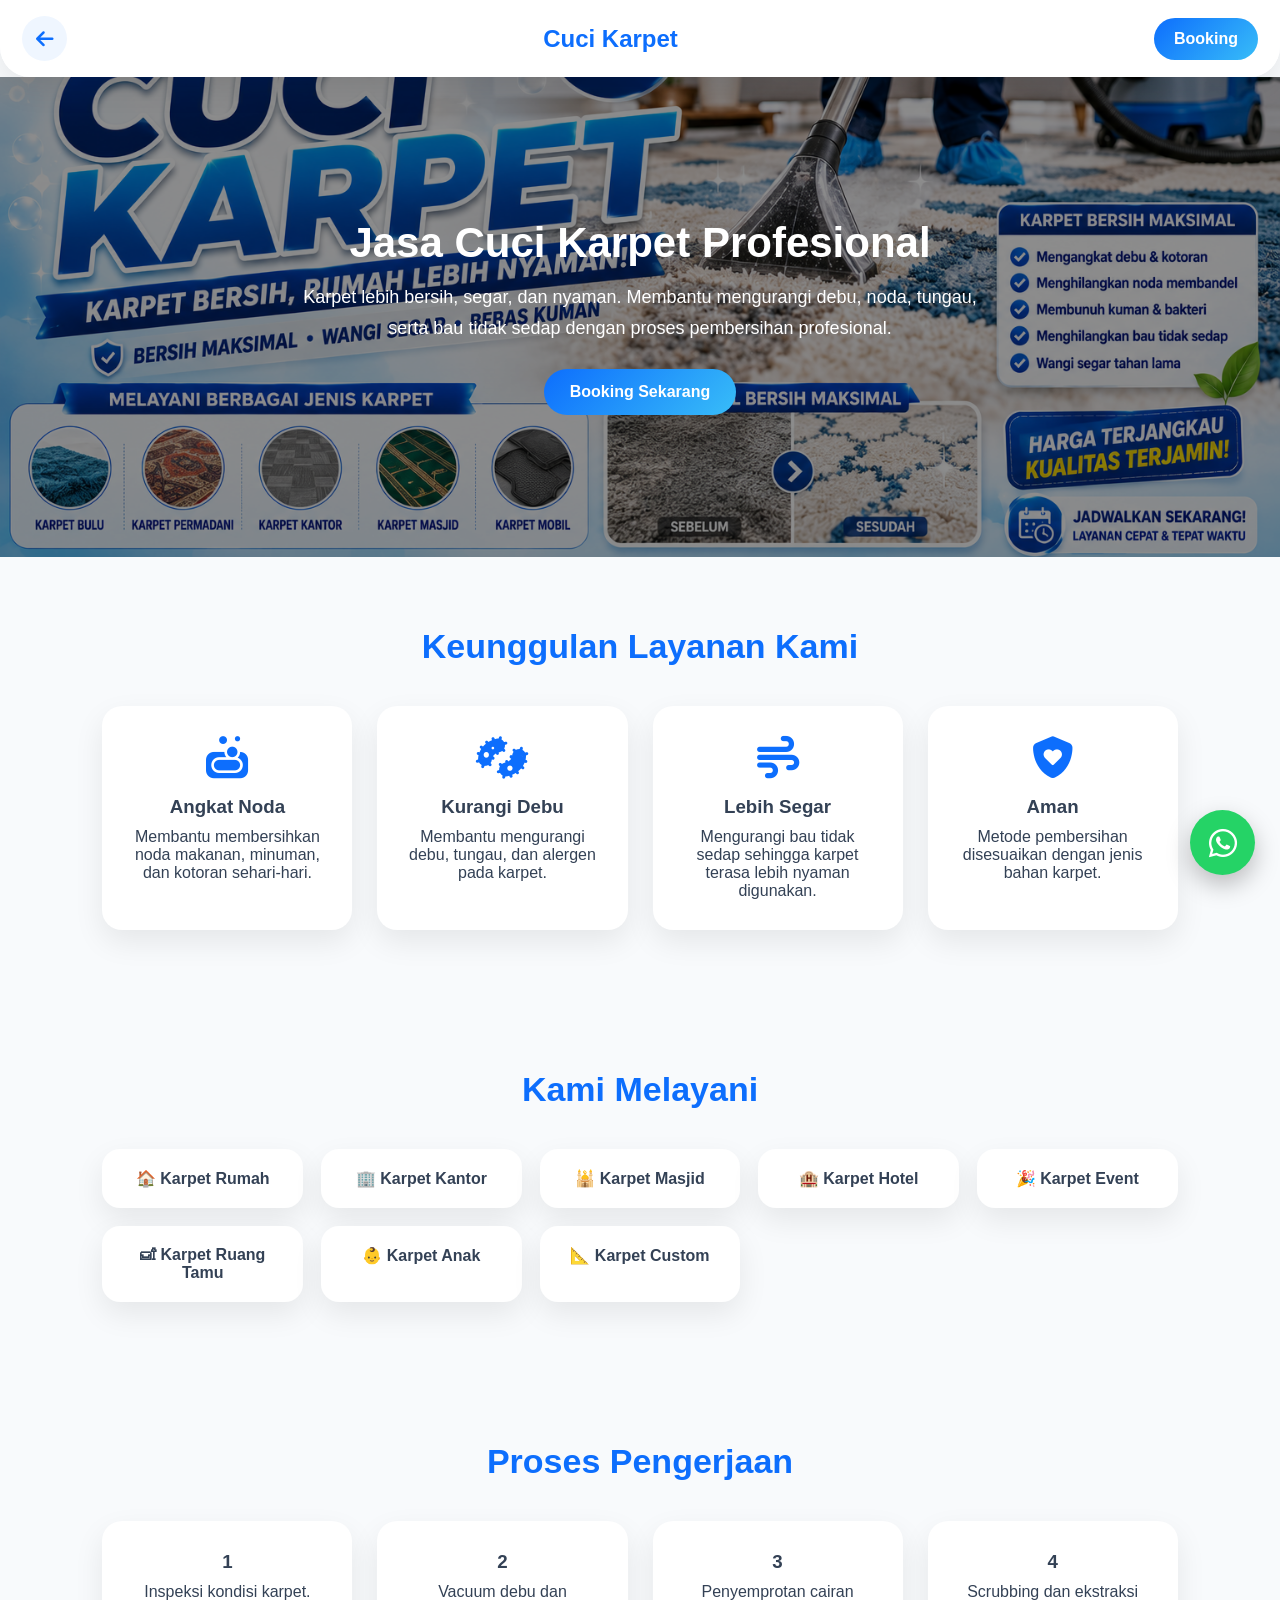
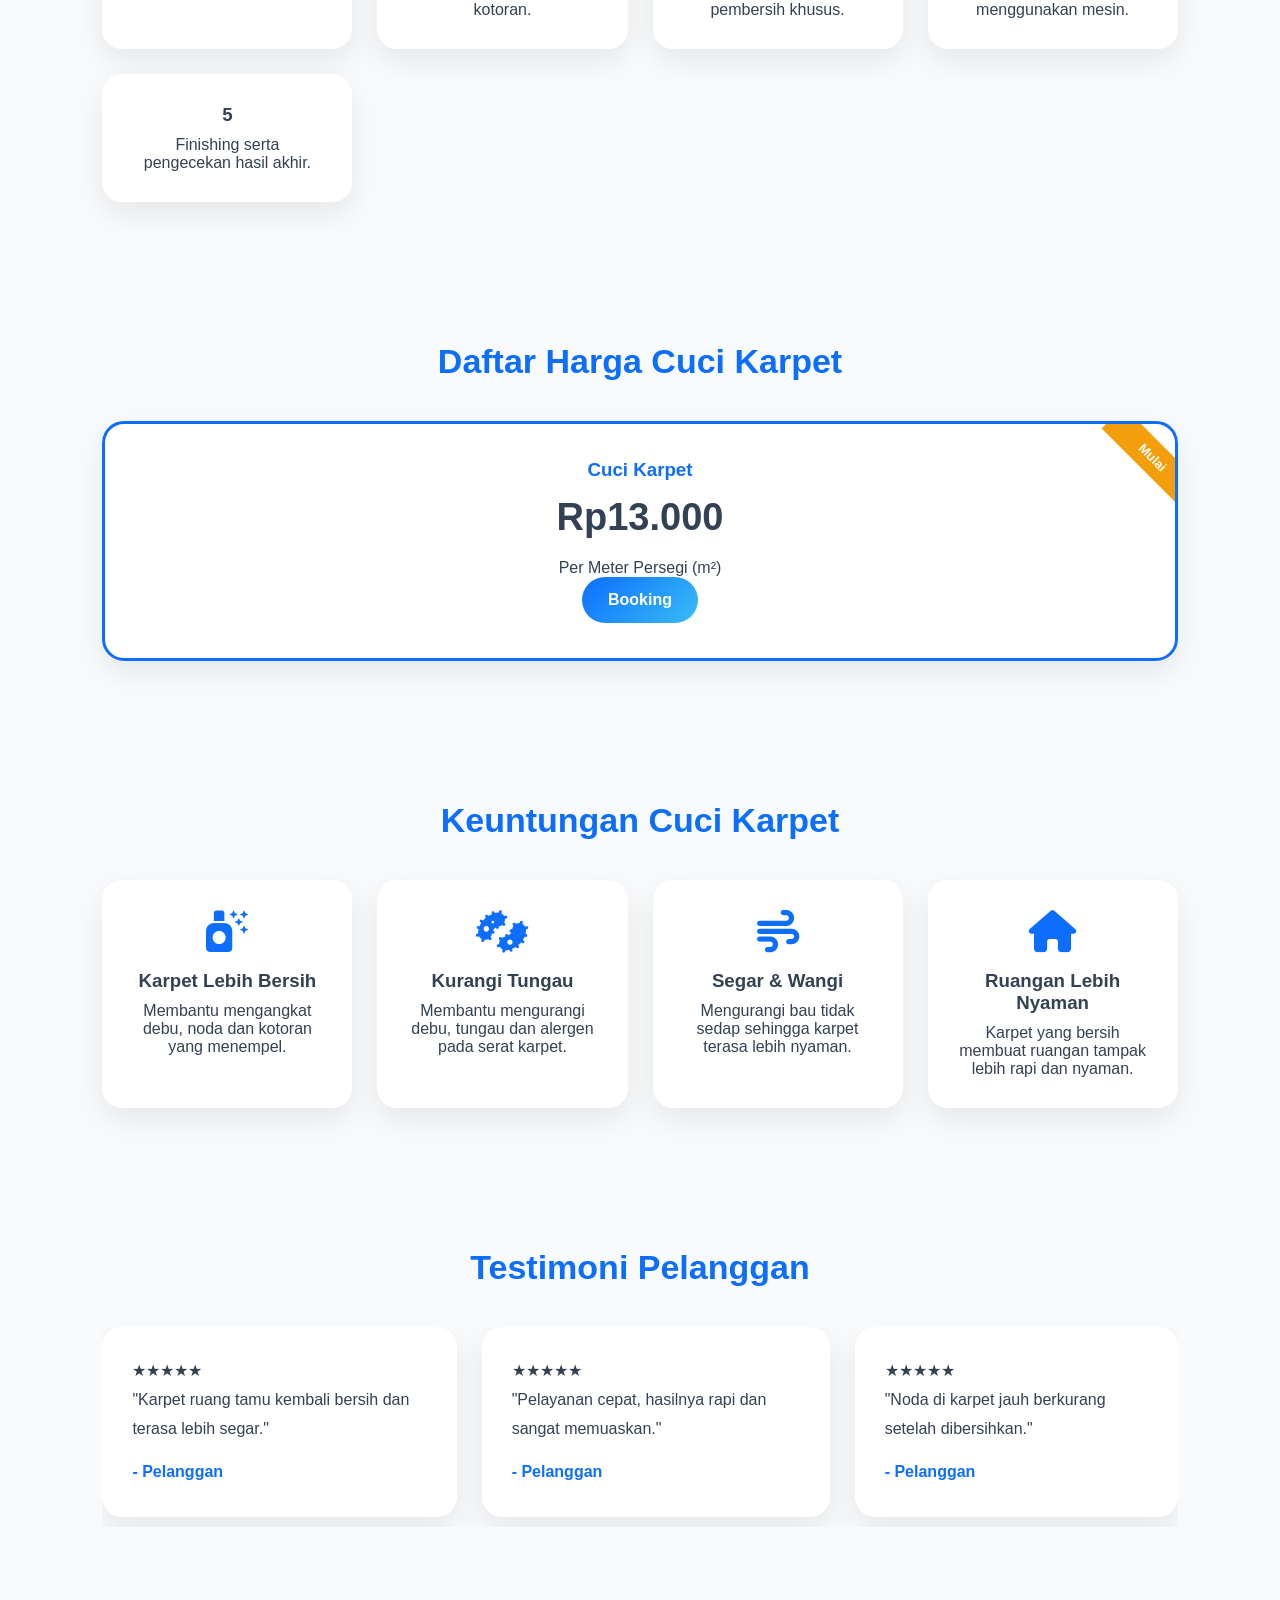
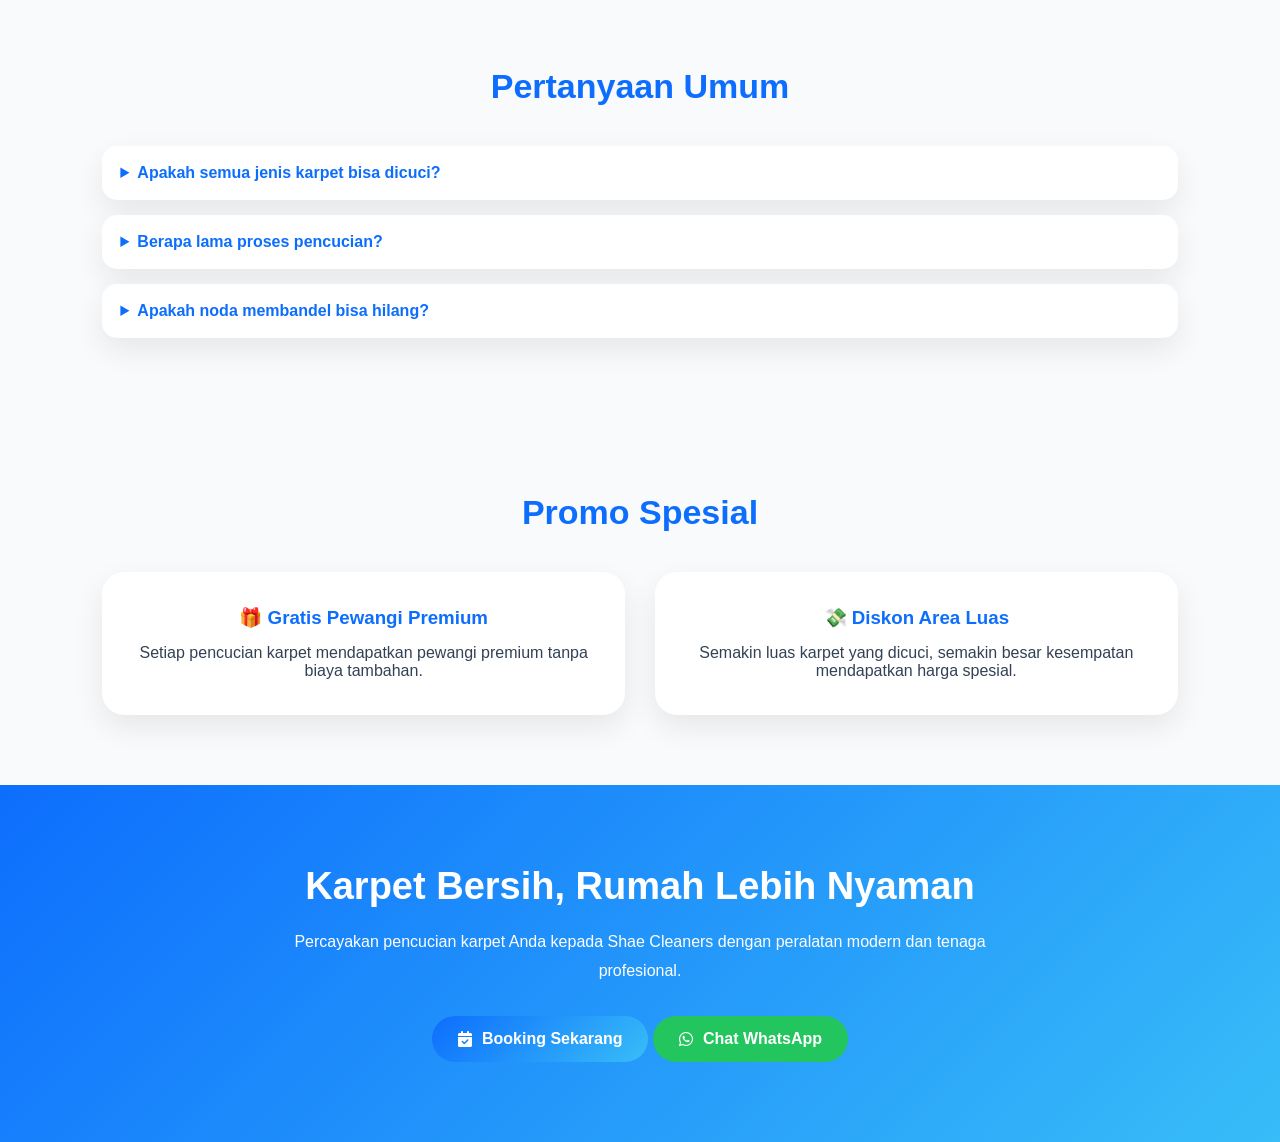
<file: pages/cuci-karpet.html>
<!DOCTYPE html>
<html lang="id">

<head>

<meta charset="UTF-8">
<meta name="viewport" content="width=device-width, initial-scale=1.0">

<title>Cuci Karpet | Shae Cleaners</title>

<meta name="description"
content="Jasa cuci karpet profesional Shae Cleaners. Membersihkan karpet rumah, kantor, masjid, hotel, dan karpet custom agar lebih bersih, segar, dan nyaman digunakan.">

<link rel="stylesheet" href="/style.css">
<link rel="stylesheet" href="/service.css">

<link rel="stylesheet"
href="https://cdnjs.cloudflare.com/ajax/libs/font-awesome/6.7.2/css/all.min.css">

</head>

<body>

<header class="service-header">

<a href="/index.html" class="back">
<i class="fa-solid fa-arrow-left"></i>
</a>

<h2>Cuci Karpet</h2>

<a href="/pages/order.html?service=cuci-karpet" class="order-btn">
Booking
</a>

</header>

<!-- HERO -->

<section class="hero-service">

<img src="/assets/banner/cuci-karpet.png"
alt="Cuci Karpet">

<div class="overlay">

<h1>Jasa Cuci Karpet Profesional</h1>

<p>

Karpet lebih bersih, segar, dan nyaman. Membantu mengurangi debu, noda, tungau, serta bau tidak sedap dengan proses pembersihan profesional.

</p>

<a href="/pages/order.html?service=cuci-karpet"
class="btn-primary">

Booking Sekarang

</a>

</div>

</section>

<!-- KEUNGGULAN -->

<section class="service-section">

<h2>Keunggulan Layanan Kami</h2>

<div class="feature-grid">

<div class="feature">

<i class="fa-solid fa-soap"></i>

<h3>Angkat Noda</h3>

<p>Membantu membersihkan noda makanan, minuman, dan kotoran sehari-hari.</p>

</div>

<div class="feature">

<i class="fa-solid fa-bacteria"></i>

<h3>Kurangi Debu</h3>

<p>Membantu mengurangi debu, tungau, dan alergen pada karpet.</p>

</div>

<div class="feature">

<i class="fa-solid fa-wind"></i>

<h3>Lebih Segar</h3>

<p>Mengurangi bau tidak sedap sehingga karpet terasa lebih nyaman digunakan.</p>

</div>

<div class="feature">

<i class="fa-solid fa-shield-heart"></i>

<h3>Aman</h3>

<p>Metode pembersihan disesuaikan dengan jenis bahan karpet.</p>

</div>

</div>

</section>

<!-- JENIS KARPET -->

<section class="service-section">

<h2>Kami Melayani</h2>

<div class="area-grid">

<div>🏠 Karpet Rumah</div>

<div>🏢 Karpet Kantor</div>

<div>🕌 Karpet Masjid</div>

<div>🏨 Karpet Hotel</div>

<div>🎉 Karpet Event</div>

<div>🛋 Karpet Ruang Tamu</div>

<div>👶 Karpet Anak</div>

<div>📐 Karpet Custom</div>

</div>

</section>

<!-- PROSES -->

<section class="service-section">

<h2>Proses Pengerjaan</h2>

<div class="feature-grid">

<div class="feature">
<h3>1</h3>
<p>Inspeksi kondisi karpet.</p>
</div>

<div class="feature">
<h3>2</h3>
<p>Vacuum debu dan kotoran.</p>
</div>

<div class="feature">
<h3>3</h3>
<p>Penyemprotan cairan pembersih khusus.</p>
</div>

<div class="feature">
<h3>4</h3>
<p>Scrubbing dan ekstraksi menggunakan mesin.</p>
</div>

<div class="feature">
<h3>5</h3>
<p>Finishing serta pengecekan hasil akhir.</p>
</div>

</div>

</section>
<!-- ================= DAFTAR HARGA ================= -->

<section class="service-section">

<h2>Daftar Harga Cuci Karpet</h2>

<div class="price-grid">

<div class="price-card popular">

<span class="badge">Mulai</span>

<h3>Cuci Karpet</h3>

<h1>Rp13.000</h1>

<p>Per Meter Persegi (m²)</p>

<a href="/pages/order.html?service=cuci-karpet"
class="btn-primary">

Booking

</a>

</div>

</div>

</section>

<!-- ================= MANFAAT ================= -->

<section class="service-section">

<h2>Keuntungan Cuci Karpet</h2>

<div class="feature-grid">

<div class="feature">

<i class="fa-solid fa-spray-can-sparkles"></i>

<h3>Karpet Lebih Bersih</h3>

<p>Membantu mengangkat debu, noda dan kotoran yang menempel.</p>

</div>

<div class="feature">

<i class="fa-solid fa-bacteria"></i>

<h3>Kurangi Tungau</h3>

<p>Membantu mengurangi debu, tungau dan alergen pada serat karpet.</p>

</div>

<div class="feature">

<i class="fa-solid fa-wind"></i>

<h3>Segar & Wangi</h3>

<p>Mengurangi bau tidak sedap sehingga karpet terasa lebih nyaman.</p>

</div>

<div class="feature">

<i class="fa-solid fa-house"></i>

<h3>Ruangan Lebih Nyaman</h3>

<p>Karpet yang bersih membuat ruangan tampak lebih rapi dan nyaman.</p>

</div>

</div>

</section>

<!-- ================= TESTIMONI ================= -->

<section class="service-section">

<h2>Testimoni Pelanggan</h2>

<div class="testimonial-slider">

<div class="testimonial">

★★★★★

<p>

"Karpet ruang tamu kembali bersih dan terasa lebih segar."

</p>

<strong>- Pelanggan</strong>

</div>

<div class="testimonial">

★★★★★

<p>

"Pelayanan cepat, hasilnya rapi dan sangat memuaskan."

</p>

<strong>- Pelanggan</strong>

</div>

<div class="testimonial">

★★★★★

<p>

"Noda di karpet jauh berkurang setelah dibersihkan."

</p>

<strong>- Pelanggan</strong>

</div>

</div>

</section>

<!-- ================= FAQ ================= -->

<section class="service-section">

<h2>Pertanyaan Umum</h2>

<div class="faq">

<details>

<summary>Apakah semua jenis karpet bisa dicuci?</summary>

<p>Ya. Kami melayani berbagai jenis karpet rumah, kantor, masjid, hotel, dan karpet custom dengan metode yang disesuaikan.</p>

</details>

<details>

<summary>Berapa lama proses pencucian?</summary>

<p>Waktu pengerjaan bergantung pada luas, jenis karpet, dan tingkat kekotorannya.</p>

</details>

<details>

<summary>Apakah noda membandel bisa hilang?</summary>

<p>Kami akan membersihkan semaksimal mungkin. Hasil bergantung pada jenis noda, usia noda, dan material karpet.</p>

</details>

</div>

</section>

<!-- ================= PROMO ================= -->

<section class="service-section">

<h2>Promo Spesial</h2>

<div class="price-grid">

<div class="price-card">

<h3>🎁 Gratis Pewangi Premium</h3>

<p>

Setiap pencucian karpet mendapatkan pewangi premium tanpa biaya tambahan.

</p>

</div>

<div class="price-card">

<h3>💸 Diskon Area Luas</h3>

<p>

Semakin luas karpet yang dicuci, semakin besar kesempatan mendapatkan harga spesial.

</p>

</div>

</div>

</section>

<!-- ================= CTA ================= -->

<section class="service-cta">

<h2>Karpet Bersih, Rumah Lebih Nyaman</h2>

<p>

Percayakan pencucian karpet Anda kepada Shae Cleaners dengan peralatan modern dan tenaga profesional.

</p>

<a href="/pages/order.html?service=cuci-karpet"

class="btn-primary">

<i class="fa-solid fa-calendar-check"></i>

Booking Sekarang

</a>

<a href="https://wa.me/message/MJ7SUIASE3DYN1"

class="btn-success">

<i class="fa-brands fa-whatsapp"></i>

Chat WhatsApp

</a>

</section>

<!-- Floating WhatsApp -->

<a href="https://wa.me/message/MJ7SUIASE3DYN1"

class="floating-wa"

target="_blank">

<i class="fa-brands fa-whatsapp"></i>

</a>

<script src="/app.js
</body>
</html>
</file>
<file: style.css>
/*====================================
 Shae Cleaners Premium Theme V3
====================================*/

:root{

--primary:#0D6EFD;
--secondary:#3AA8FF;
--accent:#00C2FF;
--bg:#F4F8FD;
--white:#FFFFFF;
--dark:#1E293B;
--text:#555;
--radius:18px;
--shadow:0 10px 25px rgba(0,0,0,.08);

}

*{
margin:0;
padding:0;
box-sizing:border-box;
font-family:'Poppins',sans-serif;
}

html{
scroll-behavior:smooth;
}

body{

background:var(--bg);
color:var(--dark);
overflow-x:hidden;

}

/*=========================
Splash Screen
=========================*/

#splash{

position:fixed;
top:0;
left:0;
width:100%;
height:100%;
background:linear-gradient(135deg,#0D6EFD,#37B6FF);
display:flex;
flex-direction:column;
justify-content:center;
align-items:center;
z-index:99999;

}

#splash .logo{

width:110px;
animation:zoom 2s infinite;

}

#splash h2{

margin-top:20px;
color:white;
font-size:26px;

}

.loader{

width:55px;
height:55px;
border:5px solid rgba(255,255,255,.2);
border-top:5px solid white;
border-radius:50%;
margin-top:20px;
animation:spin 1s linear infinite;

}

@keyframes spin{

100%{

transform:rotate(360deg);

}

}

@keyframes zoom{

50%{

transform:scale(1.08);

}

}

/*=========================
HEADER
=========================*/

header{

background:linear-gradient(135deg,#0D6EFD,#39B8FF);
padding:18px;
border-radius:0 0 30px 30px;
box-shadow:var(--shadow);
position:sticky;
top:0;
z-index:1000;

}

.topbar{

display:flex;
justify-content:space-between;
align-items:center;

}

.logo-area{

display:flex;
align-items:center;

}

.logo-area img{

width:55px;
margin-right:12px;

}

.logo-area h3{

color:white;
font-size:21px;

}

.logo-area p{

color:#EAF6FF;
font-size:12px;

}

.profile{

display:flex;
gap:15px;

}

.profile i{

color:white;
font-size:22px;
cursor:pointer;
transition:.3s;

}

.profile i:hover{

transform:scale(1.2);

}

.search-box{

margin-top:20px;
background:white;
border-radius:50px;
padding:13px 18px;
display:flex;
align-items:center;
box-shadow:var(--shadow);

}

.search-box i{

color:#999;

}

.search-box input{

flex:1;
border:none;
outline:none;
font-size:15px;
margin-left:10px;

}

/*=========================
HERO
=========================*/

.hero{

margin:20px;

}

.slider{

position:relative;
overflow:hidden;
border-radius:25px;
box-shadow:var(--shadow);

}

.slide{

display:none;
position:relative;

}

.slide.active{

display:block;
animation:fade 1s;

}

.slide img{

width:100%;
height:240px;
object-fit:cover;

}

.caption{

position:absolute;
left:25px;
bottom:30px;
color:white;

}

.caption h2{

font-size:28px;

}

.caption p{

margin:10px 0;

}

.caption a{

display:inline-block;
background:white;
color:var(--primary);
padding:12px 22px;
border-radius:40px;
text-decoration:none;
font-weight:600;
transition:.3s;

}

.caption a:hover{

transform:translateY(-3px);

}

@keyframes fade{

from{

opacity:0;

}

to{

opacity:1;

}

}

/*=========================
MENU GRID
=========================*/

.menu{

padding:20px;

}

.menu h2{

margin-bottom:20px;

}

.grid{

display:grid;
grid-template-columns:repeat(4,1fr);
gap:16px;

}

.card{

background:white;
padding:18px;
border-radius:20px;
text-align:center;
text-decoration:none;
color:#333;
box-shadow:var(--shadow);
transition:.35s;

}

.card:hover{

transform:translateY(-8px);

}

.card img{

width:55px;
margin-bottom:10px;

}

.card span{

font-size:14px;
font-weight:600;

}

/*=========================
RESPONSIVE
=========================*/

@media(max-width:768px){

.grid{

grid-template-columns:repeat(4,1fr);

}

.card{

padding:15px;

}

.card img{

width:42px;

}
.card span{
font-size:12px;
}
.caption h2{
font-size:22px;
}
.slide img{
height:200px;
}}
@media(max-width:480px){
.grid{
grid-template-columns:repeat(2,1fr);
}
header{
border-radius:0 0 25px 25px;
}}
/*====================================
 PROMO SECTION
====================================*/

.promo-section{

padding:25px 20px;

}

.section-title{

font-size:24px;
font-weight:700;
margin-bottom:20px;
color:var(--dark);

}

.promo-slider{

display:flex;
gap:18px;
overflow-x:auto;
scroll-behavior:smooth;
padding-bottom:10px;

}

.promo-slider::-webkit-scrollbar{

display:none;

}

.promo-card{

min-width:320px;
background:#fff;
border-radius:22px;
overflow:hidden;
box-shadow:var(--shadow);
transition:.35s;

}

.promo-card:hover{

transform:translateY(-8px);

}

.promo-card img{

width:100%;
height:180px;
object-fit:cover;

}

.promo-info{

padding:18px;

}

.promo-info h3{

font-size:20px;

}

.promo-info p{

margin:10px 0;
color:#666;

}

.promo-info a{

display:inline-block;
padding:10px 20px;
background:linear-gradient(135deg,#0D6EFD,#39B8FF);
color:#fff;
text-decoration:none;
border-radius:30px;
font-weight:600;

}

/*====================================
 COUNTER
====================================*/

.counter{

display:grid;
grid-template-columns:repeat(4,1fr);
gap:18px;
padding:20px;

}

.counter-box{

background:#fff;
padding:22px;
text-align:center;
border-radius:20px;
box-shadow:var(--shadow);
transition:.35s;

}

.counter-box:hover{

transform:translateY(-6px);

}

.counter-box h2{

font-size:30px;
color:var(--primary);

}

.counter-box p{

margin-top:8px;
font-size:14px;
color:#666;

}

/*====================================
 WHY US
====================================*/

.why-us{

padding:30px 20px;

}

.why-us h2{

text-align:center;
margin-bottom:25px;

}

.why-grid{

display:grid;
grid-template-columns:repeat(2,1fr);
gap:20px;

}

.why-card{

background:#fff;
padding:28px;
border-radius:22px;
text-align:center;
box-shadow:var(--shadow);
transition:.4s;

}

.why-card:hover{

transform:translateY(-8px);

}

.why-card i{

font-size:42px;
color:var(--primary);
margin-bottom:15px;

}

.why-card h4{

margin-bottom:10px;

}

.why-card p{

color:#666;
font-size:14px;

}

/*====================================
 BEFORE AFTER
====================================*/

.before-after{

padding:30px 20px;

}

.before-after h2{

margin-bottom:20px;

}

.compare-slider{

position:relative;
overflow:hidden;
border-radius:25px;
box-shadow:var(--shadow);

}

.compare-slider img{

width:100%;
display:block;

}

.before{

position:absolute;
top:0;
left:0;
width:50%;
overflow:hidden;

}

/*====================================
 TESTIMONIAL
====================================*/

.testimonial{

padding:35px 20px;

}

.testimonial-slider{

display:flex;
gap:20px;
overflow-x:auto;
scroll-behavior:smooth;

}

.testimonial-slider::-webkit-scrollbar{

display:none;

}

.testimonial-card{

min-width:300px;
background:#fff;
padding:25px;
border-radius:22px;
box-shadow:var(--shadow);

}

.testimonial-card p{

margin:15px 0;
line-height:1.6;
color:#555;

}

.testimonial-card strong{

color:var(--primary);

}

/*====================================
 CTA
====================================*/

.cta{

margin:40px 20px;
padding:45px 25px;
text-align:center;
border-radius:28px;
background:linear-gradient(135deg,#0D6EFD,#39B8FF);
color:#fff;

}

.cta h2{

font-size:30px;

}

.cta p{

margin:15px 0 25px;

}

.btn-order{

display:inline-block;
padding:14px 30px;
background:#fff;
color:#0D6EFD;
border-radius:40px;
text-decoration:none;
font-weight:700;
transition:.3s;

}

.btn-order:hover{

transform:scale(1.05);

}

/*====================================
 GLASS EFFECT
====================================*/

.glass{

background:rgba(255,255,255,.15);
backdrop-filter:blur(15px);
border:1px solid rgba(255,255,255,.2);

}

/*====================================
 ANIMATION
====================================*/

.fade-up{

animation:fadeUp .8s ease;

}

@keyframes fadeUp{

from{

opacity:0;
transform:translateY(30px);

}

to{

opacity:1;
transform:translateY(0);

}

}

.zoom{

animation:zoomIn .6s;

}

@keyframes zoomIn{

from{

opacity:0;
transform:scale(.9);

}

to{

opacity:1;
transform:scale(1);

}

}

/*====================================
 RESPONSIVE
====================================*/

@media(max-width:768px){

.counter{

grid-template-columns:repeat(2,1fr);

}

.why-grid{

grid-template-columns:1fr;

}

.promo-card{

min-width:280px;

}

.cta h2{

font-size:24px;

}

}

@media(max-width:480px){

.counter{

grid-template-columns:1fr 1fr;

}

.testimonial-card{

min-width:260px;

}

}
/*====================================
VIDEO SECTION
====================================*/

.video-section{
padding:60px 20px;
}

.video-box{
position:relative;
overflow:hidden;
border-radius:25px;
box-shadow:0 15px 40px rgba(0,0,0,.15);
}

.video-box video{
width:100%;
display:block;
border-radius:25px;
transition:.5s;
}

.video-box:hover video{
transform:scale(1.03);
}

/*====================================
GALLERY
====================================*/

.gallery{
padding:60px 20px;
}

.gallery-slider{
display:flex;
gap:18px;
overflow-x:auto;
scroll-behavior:smooth;
padding-bottom:10px;
}

.gallery-slider::-webkit-scrollbar{
display:none;
}

.gallery-slider img{
width:280px;
height:200px;
object-fit:cover;
border-radius:22px;
box-shadow:0 10px 25px rgba(0,0,0,.12);
transition:.35s;
cursor:pointer;
}

.gallery-slider img:hover{
transform:scale(1.05);
}

/*====================================
MAP
====================================*/

.maps{
padding:60px 20px;
}

.maps iframe{
width:100%;
height:350px;
border:none;
border-radius:25px;
box-shadow:0 10px 25px rgba(0,0,0,.12);
}

/*====================================
FLOATING WHATSAPP
====================================*/

.floating-wa{

position:fixed;

right:22px;

bottom:95px;

width:65px;

height:65px;

background:#25D366;

border-radius:50%;

display:flex;

align-items:center;

justify-content:center;

color:#fff;

font-size:34px;

text-decoration:none;

box-shadow:0 10px 30px rgba(37,211,102,.4);

z-index:999;

animation:pulse 2s infinite;

transition:.3s;

}

.floating-wa:hover{

transform:scale(1.12);

}

@keyframes pulse{

0%{

box-shadow:0 0 0 0 rgba(37,211,102,.5);

}

70%{

box-shadow:0 0 0 18px rgba(37,211,102,0);

}

100%{

box-shadow:0 0 0 0 rgba(37,211,102,0);

}

}

/*====================================
BOTTOM NAVIGATION
====================================*/

.bottom-nav{

position:fixed;

bottom:0;

left:0;

width:100%;

background:#fff;

display:flex;

justify-content:space-around;

align-items:center;

padding:10px 0;

box-shadow:0 -5px 20px rgba(0,0,0,.08);

z-index:999;

}

.bottom-nav a{

text-decoration:none;

color:#777;

display:flex;

flex-direction:column;

align-items:center;

font-size:12px;

transition:.3s;

}

.bottom-nav a.active{

color:var(--primary);

}

.bottom-nav i{

font-size:22px;

margin-bottom:4px;

}

.order-button{

width:62px;

height:62px;

background:linear-gradient(135deg,#0D6EFD,#39B8FF);

border-radius:50%;

display:flex;

align-items:center;

justify-content:center;

color:#fff;

font-size:26px;

margin-top:-35px;

box-shadow:0 10px 25px rgba(13,110,253,.35);

}

/*====================================
FOOTER
====================================*/

footer{

background:#0F172A;

padding:70px 20px 110px;

text-align:center;

color:#fff;

}

.footer-logo{

width:85px;

margin-bottom:15px;

}

.footer-menu{

margin:30px 0;

display:flex;

justify-content:center;

flex-wrap:wrap;

gap:20px;

}

.footer-menu a{

color:#ddd;

text-decoration:none;

transition:.3s;

}

.footer-menu a:hover{

color:#fff;

}

.social{

display:flex;

justify-content:center;

gap:18px;

margin-bottom:25px;

}

.social a{

width:45px;

height:45px;

border-radius:50%;

background:#1E293B;

display:flex;

align-items:center;

justify-content:center;

color:#fff;

font-size:20px;

transition:.3s;

}

.social a:hover{

background:var(--primary);

transform:translateY(-5px);

}

copyright{

color:#aaa;

font-size:14px;

}

/*====================================
RIPPLE EFFECT
====================================*/

.ripple{

position:relative;

overflow:hidden;

}

.ripple::after{

content:"";

position:absolute;

width:10px;

height:10px;

background:rgba(255,255,255,.6);

border-radius:50%;

transform:scale(0);

opacity:0;

transition:.6s;

}

.ripple:active::after{

transform:scale(30);

opacity:1;

}

/*====================================
DARK MODE
====================================*/

.dark{

background:#0F172A;

color:#fff;

}

.dark .card,
.dark .promo-card,
.dark .counter-box,
.dark .why-card,
.dark .testimonial-card{

background:#1E293B;

color:#fff;

}

.dark header{

background:#111827;

}

.dark footer{

background:#020617;

}

/*====================================
SCROLLBAR
====================================*/

::-webkit-scrollbar{

width:8px;

}

::-webkit-scrollbar-thumb{

background:#0D6EFD;

border-radius:20px;

}

/*====================================
RESPONSIVE
====================================*/

@media(max-width:768px){

.gallery-slider img{

width:220px;

height:170px;

}

.maps iframe{

height:280px;

}

.order-button{

width:58px;

height:58px;

}

}

@media(max-width:480px){

.bottom-nav span{

font-size:11px;

}

.floating-wa{

width:58px;

height:58px;

font-size:30px;

right:18px;

bottom:90px;

}

}
</file>
<file: service.css>
/*=========================================
SERVICE PAGE
Shae Cleaners Premium
=========================================*/

:root{

--primary:#0D6EFD;
--secondary:#38BDF8;
--success:#22C55E;
--warning:#F59E0B;

--dark:#0F172A;
--text:#334155;
--bg:#F8FAFC;
--white:#FFFFFF;

--radius:22px;

--shadow:0 12px 30px rgba(0,0,0,.08);

}

*{

margin:0;
padding:0;
box-sizing:border-box;
font-family:'Poppins',sans-serif;

}

html{

scroll-behavior:smooth;

}

body{

background:var(--bg);

color:var(--text);

}

/*=========================
HEADER
=========================*/

.service-header{

position:sticky;

top:0;

z-index:999;

display:flex;

justify-content:space-between;

align-items:center;

padding:16px 22px;

background:rgba(255,255,255,.95);

backdrop-filter:blur(15px);

box-shadow:var(--shadow);

}

.service-header h2{

color:var(--primary);

font-size:24px;

}

.back{

width:45px;

height:45px;

display:flex;

justify-content:center;

align-items:center;

border-radius:50%;

background:#EFF6FF;

color:var(--primary);

text-decoration:none;

font-size:20px;

}

.order-btn{

background:linear-gradient(135deg,#0D6EFD,#38BDF8);

color:#fff;

padding:12px 20px;

border-radius:30px;

text-decoration:none;

font-weight:600;

transition:.3s;

}

.order-btn:hover{

transform:translateY(-3px);

}

/*=========================
HERO
=========================*/

.hero-service{

position:relative;

height:480px;

overflow:hidden;

}

.hero-service img{

width:100%;

height:100%;

object-fit:cover;

animation:zoomHero 12s infinite alternate;

}

.overlay{

position:absolute;

inset:0;

background:rgba(0,0,0,.45);

display:flex;

flex-direction:column;

justify-content:center;

align-items:center;

text-align:center;

padding:25px;

color:white;

}

.overlay h1{

font-size:42px;

margin-bottom:15px;

}

.overlay p{

max-width:700px;

font-size:18px;

line-height:1.7;

margin-bottom:25px;

}

/*=========================
BUTTON
=========================*/

.btn-primary,
.btn-success{

display:inline-flex;

align-items:center;

justify-content:center;

gap:10px;

padding:14px 26px;

border-radius:35px;

text-decoration:none;

font-weight:700;

transition:.3s;

}

.btn-primary{

background:linear-gradient(135deg,#0D6EFD,#38BDF8);

color:#fff;

}

.btn-success{

background:#22C55E;

color:white;

}

.btn-primary:hover,
.btn-success:hover{

transform:translateY(-5px);

box-shadow:0 12px 25px rgba(0,0,0,.15);

}

/*=========================
SECTION
=========================*/

.service-section{

padding:70px 8%;

}

.service-section h2{

text-align:center;

margin-bottom:40px;

font-size:34px;

color:var(--primary);

}

/*=========================
FEATURE
=========================*/

.feature-grid{

display:grid;

grid-template-columns:repeat(auto-fit,minmax(220px,1fr));

gap:25px;

}

.feature{

background:white;

padding:30px;

border-radius:20px;

text-align:center;

box-shadow:var(--shadow);

transition:.3s;

}

.feature:hover{

transform:translateY(-8px);

}

.feature i{

font-size:42px;

color:var(--primary);

margin-bottom:18px;

}

.feature h3{

margin-bottom:10px;

}
/*==================================
PRICE CARD
==================================*/

.price-grid{

display:grid;

grid-template-columns:repeat(auto-fit,minmax(280px,1fr));

gap:30px;

}

.price-card{

position:relative;

background:#fff;

padding:35px;

border-radius:22px;

text-align:center;

box-shadow:var(--shadow);

transition:.35s;

overflow:hidden;

}

.price-card:hover{

transform:translateY(-10px);

}

.price-card h3{

margin-bottom:15px;

color:var(--primary);

}

.price-card h1{

font-size:38px;

margin-bottom:20px;

}

.price-card ul{

list-style:none;

margin-bottom:25px;

}

.price-card ul li{

padding:8px 0;

}

.popular{

border:3px solid var(--primary);

}

.badge{

position:absolute;

top:18px;

right:-35px;

background:#F59E0B;

color:#fff;

padding:8px 40px;

transform:rotate(45deg);

font-size:13px;

font-weight:bold;

}

/*==================================
AREA GRID
==================================*/

.area-grid{

display:grid;

grid-template-columns:repeat(auto-fit,minmax(180px,1fr));

gap:18px;

}

.area-grid div{

background:#fff;

padding:20px;

border-radius:18px;

text-align:center;

font-weight:600;

box-shadow:var(--shadow);

transition:.3s;

}

.area-grid div:hover{

transform:translateY(-6px);

}

/*==================================
BEFORE AFTER
==================================*/

.before-after-slider{

display:grid;

grid-template-columns:repeat(2,1fr);

gap:25px;

}

.before-card,
.after-card{

background:#fff;

padding:15px;

border-radius:20px;

box-shadow:var(--shadow);

text-align:center;

}

.before-card img,
.after-card img{

width:100%;

height:320px;

object-fit:cover;

border-radius:16px;

transition:.5s;

}

.before-card img:hover,
.after-card img:hover{

transform:scale(1.05);

}

/*==================================
TESTIMONIAL
==================================*/

.testimonial-slider{

display:flex;

gap:25px;

overflow-x:auto;

scroll-behavior:smooth;

padding-bottom:10px;

}

.testimonial{

min-width:320px;

background:#fff;

padding:30px;

border-radius:20px;

box-shadow:var(--shadow);

line-height:1.8;

font-size:16px;

}

.testimonial strong{

display:block;

margin-top:15px;

color:var(--primary);

}

/*==================================
FAQ
==================================*/

.faq details{

background:#fff;

padding:18px;

margin-bottom:15px;

border-radius:15px;

box-shadow:var(--shadow);

}

.faq summary{

cursor:pointer;

font-weight:700;

color:var(--primary);

}

.faq p{

margin-top:15px;

line-height:1.7;

}

/*==================================
CTA
==================================*/

.service-cta{

padding:80px 20px;

text-align:center;

background:linear-gradient(135deg,#0D6EFD,#38BDF8);

color:#fff;

}

.service-cta h2{

font-size:38px;

margin-bottom:20px;

}

.service-cta p{

max-width:700px;

margin:0 auto 30px;

line-height:1.8;

}

/*==================================
FLOATING WHATSAPP
==================================*/

.floating-wa{

position:fixed;

right:25px;

bottom:25px;

width:65px;

height:65px;

border-radius:50%;

background:#25D366;

display:flex;

justify-content:center;

align-items:center;

font-size:32px;

color:#fff;

text-decoration:none;

box-shadow:0 10px 25px rgba(0,0,0,.25);

animation:pulse 2s infinite;

z-index:999;

}

/*==================================
ANIMATION
==================================*/

@keyframes zoomHero{

0%{

transform:scale(1);

}

100%{

transform:scale(1.12);

}

}

@keyframes pulse{

0%{

box-shadow:0 0 0 0 rgba(37,211,102,.5);

}

70%{

box-shadow:0 0 0 18px rgba(37,211,102,0);

}

100%{

box-shadow:0 0 0 0 rgba(37,211,102,0);

}

}

/*==================================
RESPONSIVE
==================================*/

@media(max-width:768px){

.hero-service{

height:360px;

}

.overlay h1{

font-size:30px;

}

.overlay p{

font-size:15px;

}

.before-after-slider{

grid-template-columns:1fr;

}

.service-section{

padding:50px 20px;

}

.price-grid{

grid-template-columns:1fr;

}

.area-grid{

grid-template-columns:repeat(2,1fr);

}

}

@media(max-width:480px){

.service-header{

padding:14px;

}

.service-header h2{

font-size:20px;

}

.overlay h1{

font-size:24px;

}

.overlay p{

font-size:14px;

}

.service-section h2{

font-size:26px;

}

.price-card h1{

font-size:30px;

}

.floating-wa{

width:58px;

height:58px;

font-size:28px;

right:18px;

bottom:18px;

}

}
</file>
